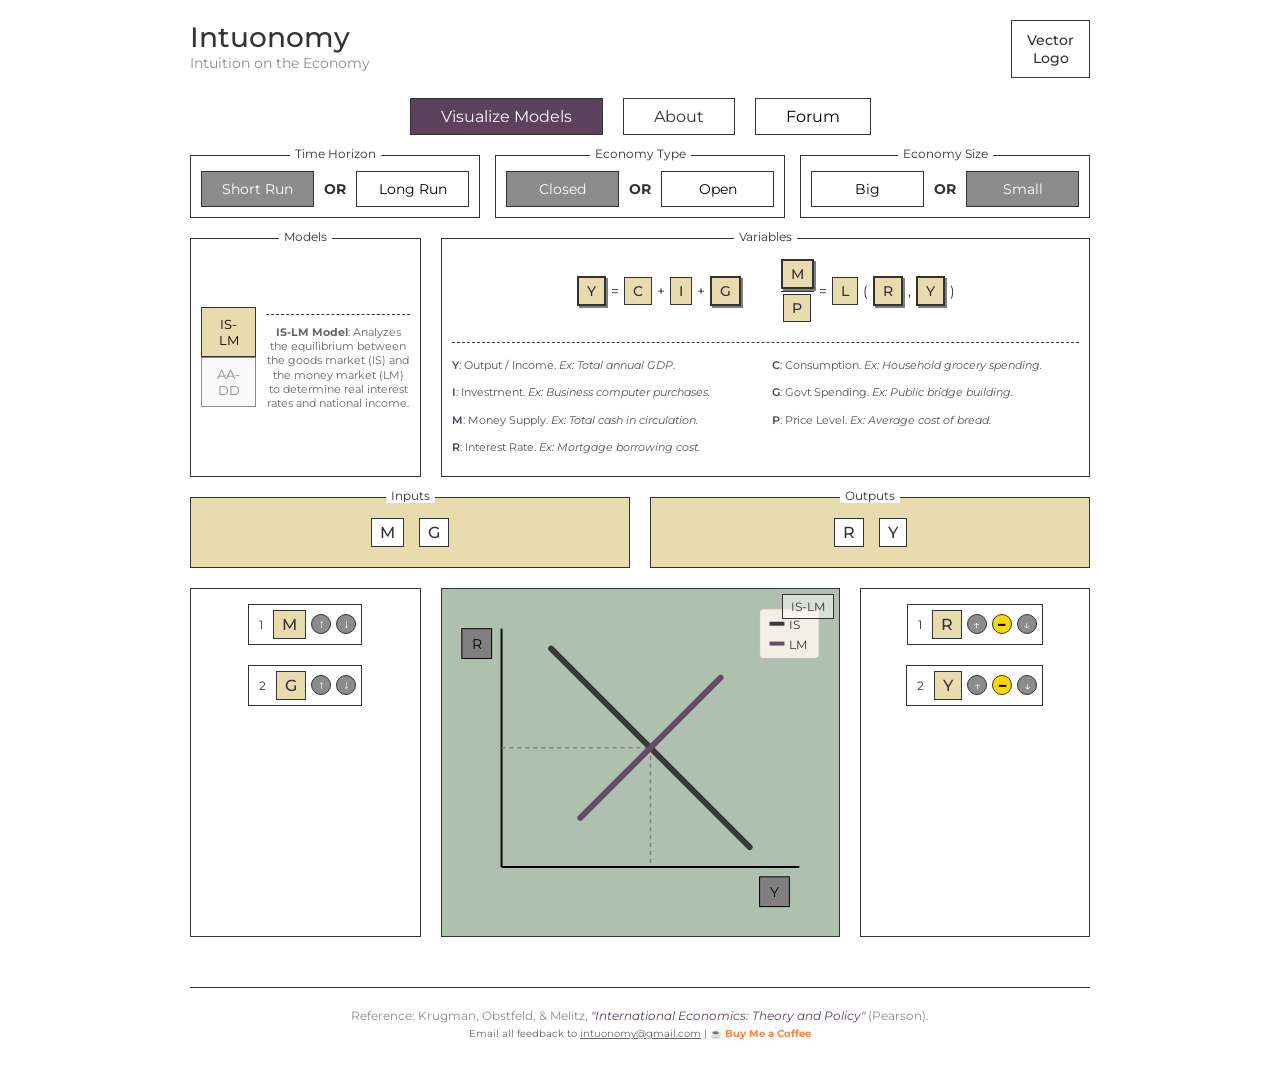
<file: index.html>
<!DOCTYPE html>
<html lang="en">
<head>
    <meta charset="UTF-8">
    <meta name="viewport" content="width=device-width, initial-scale=1.0">
    <title>Intuonomy - Interactive Macroeconomic Visualizer</title>
    <meta name="description" content="Intuonomy is an interactive macroeconomic visualizer. Understand complex economic models like IS-LM and AA-DD through real-time dragging and dropping of inputs. Perfect for economics and MBA students.">
    <meta name="keywords" content="intuonomy, macroeconomics, IS-LM model, AA-DD model, economic visualizer, economics student tools, long run, short run, open economy">
    <meta property="og:title" content="Intuonomy - Interactive Macroeconomic Visualizer">
    <meta property="og:description" content="Understand complex economic models like IS-LM and AA-DD through real-time dragging and dropping.">
    <meta property="og:type" content="website">
    <meta property="og:url" content="https://intuonomy.com/">
    
    <script type="application/ld+json">
    {
      "@context": "https://schema.org",
      "@type": "EducationalApplication",
      "name": "Intuonomy",
      "description": "An interactive digital visualizer for macroeconomic models such as IS-LM and AA-DD.",
      "applicationCategory": "EducationalTool",
      "operatingSystem": "Web browser",
      "url": "https://intuonomy.com/"
    }
    </script>
    
    <!-- Google Fonts -->
    <link href="https://fonts.googleapis.com/css2?family=Montserrat:wght@400;600;700&display=swap" rel="stylesheet">
    
    <link rel="stylesheet" href="style.css">
</head>
<body>
    <div class="container">
        
        <!-- Header -->
        <header>
            <div class="logo">
                <h1>Intuonomy</h1>
                <p>Intuition on the Economy</p>
            </div>
            <div class="vector-logo">
                Vector<br>Logo
            </div>
        </header>

        <!-- Navigation -->
        <nav class="tabs">
            <button class="tab active">Visualize Models</button>
            <a href="about.html" class="tab" style="text-decoration: none; color: inherit; display: flex; align-items: center; justify-content: center;">About</a>
            <button class="tab">Forum</button>
        </nav>

        <!-- Toggles Row -->
        <div class="toggles-row" style="display: flex; gap: 15px; flex-wrap: wrap;">
            <div class="toggle-group box" style="flex-direction: row; padding: 15px 10px 10px;">
                <div class="box-title">Time Horizon</div>
                <button class="toggle-btn active" data-group="run" data-val="short">Short Run</button> 
                <span class="or">OR</span> 
                <button class="toggle-btn" data-group="run" data-val="long">Long Run</button>
            </div>
            <div class="toggle-group box" style="flex-direction: row; padding: 15px 10px 10px;">
                <div class="box-title">Economy Type</div>
                <button class="toggle-btn active" data-group="openness" data-val="closed">Closed</button> 
                <span class="or">OR</span> 
                <button class="toggle-btn" data-group="openness" data-val="open">Open</button>
            </div>
            <div class="toggle-group box" style="flex-direction: row; padding: 15px 10px 10px;">
                <div class="box-title">Economy Size</div>
                <button class="toggle-btn" data-group="size" data-val="big">Big</button> 
                <span class="or">OR</span> 
                <button class="toggle-btn active" data-group="size" data-val="small">Small</button>
            </div>
        </div>

        <!-- Models and Variables Row -->
        <div class="models-vars-row">
            <div class="box models-box">
                <div class="box-title">Models</div>
                <div class="model-select">
                    <button class="model-btn active" data-model="islm">IS-LM</button>
                    <button class="model-btn inactive" data-model="aadd">AA-DD</button>
                </div>
                <div id="model-description" class="model-description"></div>
            </div>
            <div class="box vars-box">
                <div class="box-title">Variables</div>
                <div class="equation" id="equation-container">
                    <!-- Dynamic formulas will be injected here -->
                </div>
                <div id="variable-info" class="variable-info"></div>
            </div>
        </div>

        <!-- Summary Row -->
        <div class="summary-row">
            <div class="box summary-box yellow-bg">
                <div class="box-title">Inputs</div>
                <div class="icons" id="summary-inputs">
                    <!-- Dynamically populated -->
                </div>
            </div>
            <div class="box summary-box yellow-bg">
                <div class="box-title">Outputs</div>
                <div class="icons" id="summary-outputs">
                    <!-- Dynamically populated -->
                </div>
            </div>
        </div>

        <!-- Three Column Interactive Section -->
        <div class="three-col">
            <!-- Left Column: Inputs -->
            <div class="col side-col" id="left-inputs-col">
                <!-- Dynamically populated -->
            </div>
            
            <!-- Center Column: Graph -->
            <div class="col graph-col">
                <div class="graph-box">
                    <div class="graph-tag" id="current-model-tag">AA-DD</div>
                    <svg viewBox="0 0 400 350" width="100%" style="display: block; max-height: 100%;">
                        <defs>
                            <marker id="arrowhead" markerWidth="10" markerHeight="7" refX="9" refY="3.5" orient="auto">
                                <polygon points="0 0, 10 3.5, 0 7" fill="black" />
                            </marker>
                        </defs>
                        <!-- Axes -->
                        <line x1="60" y1="280" x2="360" y2="280" stroke="black" stroke-width="2" />
                        <line x1="60" y1="280" x2="60" y2="40" stroke="black" stroke-width="2" />
                        
                        <!-- Axis Labels -->
                        <rect x="320" y="290" width="30" height="30" fill="gray" stroke="black" />
                        <text x="335" y="310" text-anchor="middle" fill="black" font-family="Montserrat" font-size="14">Y</text>
                        
                        <rect x="20" y="40" width="30" height="30" fill="gray" stroke="black" />
                        <text x="35" y="60" text-anchor="middle" fill="black" font-family="Montserrat" font-size="14" id="y-axis-label">E</text>

                        <!-- Guide Lines (Dotted) -->
                        <g id="guide-lines" stroke="gray" stroke-dasharray="4,4" stroke-width="1.5">
                            <line id="y-guide-1" x1="210" y1="160" x2="210" y2="280" />
                            <line id="x-guide-1" x1="60" y1="160" x2="210" y2="160" />
                            <line id="y-guide-2" x1="210" y1="160" x2="210" y2="280" opacity="0" />
                            <line id="x-guide-2" x1="60" y1="160" x2="210" y2="160" opacity="0" />
                        </g>

                        <!-- Curves -->
                        <g id="curves-group">
                            <!-- Curve 1 (Downward) -->
                            <line id="curve1" x1="110" y1="60" x2="310" y2="260" stroke="#3a3a3a" stroke-width="6" stroke-linecap="round" />
                            
                            <!-- Curve 2 (Upward) -->
                            <line id="curve2" x1="110" y1="260" x2="310" y2="60" stroke="#684a68" stroke-width="6" stroke-linecap="round" />
                            
                            <!-- Phantom Curve for showing shifts -->
                            <line id="curve1-ghost" x1="110" y1="60" x2="310" y2="260" stroke="#3a3a3a" stroke-width="6" stroke-linecap="round" opacity="0.3" />
                        </g>

                        <!-- Arrows indicating shift -->
                        <g id="shift-arrows" stroke="black" stroke-width="1.5" fill="none" opacity="0">
                            <!-- Arrow 1 -->
                            <line id="arr1-line" x1="170" y1="120" x2="190" y2="120" marker-end="url(#arrowhead)" />
                            <!-- Arrow 2 -->
                            <line id="arr2-line" x1="250" y1="200" x2="270" y2="200" marker-end="url(#arrowhead)" />
                        </g>

                        <g id="shift-arrows-2" stroke="black" stroke-width="1.5" fill="none" opacity="0">
                            <!-- Arrow 1 for curve 2 -->
                            <line id="arr3-line" x1="170" y1="200" x2="190" y2="200" marker-end="url(#arrowhead)" />
                            <!-- Arrow 2 for curve 2 -->
                            <line id="arr4-line" x1="250" y1="120" x2="270" y2="120" marker-end="url(#arrowhead)" />
                        </g>

                        <!-- Legend -->
                        <g id="graph-legend" transform="translate(320, 20)">
                            <rect x="0" y="0" width="60" height="50" fill="#f4efe6" stroke="#c0bba9" rx="4" />
                            <line x1="10" y1="15" x2="25" y2="15" stroke="#3a3a3a" stroke-width="4" />
                            <text id="legend-curve1-text" x="30" y="20" font-family="Montserrat" font-size="12" fill="#333">IS</text>
                            <line x1="10" y1="35" x2="25" y2="35" stroke="#684a68" stroke-width="4" />
                            <text id="legend-curve2-text" x="30" y="40" font-family="Montserrat" font-size="12" fill="#333">LM</text>
                        </g>
                    </svg>
                </div>
            </div>

            <!-- Right Column: Outputs -->
            <div class="col side-col" id="right-outputs-col">
                <!-- Dynamically populated -->
            </div>
        </div>

        <footer class="site-footer">
            <p>Reference: Krugman, Obstfeld, & Melitz, <i>"International Economics: Theory and Policy"</i> (Pearson).</p>
            <p style="margin-top: 5px; font-size: 0.8em; color: #666;">
                Email all feedback to <a href="mailto:intuonomy@gmail.com" style="color: inherit;">intuonomy@gmail.com</a> | 
                <a href="https://www.buymeacoffee.com/intuonomy" target="_blank" style="text-decoration: none; color: #ff813f; font-weight: bold;">☕ Buy Me a Coffee</a>
            </p>
        </footer>
    </div>

    <script src="script.js?v=1.7"></script>
</body>
</html>
<!-- Deployment Trigger: Mon May  4 13:07:18 PDT 2026 -->
</file>
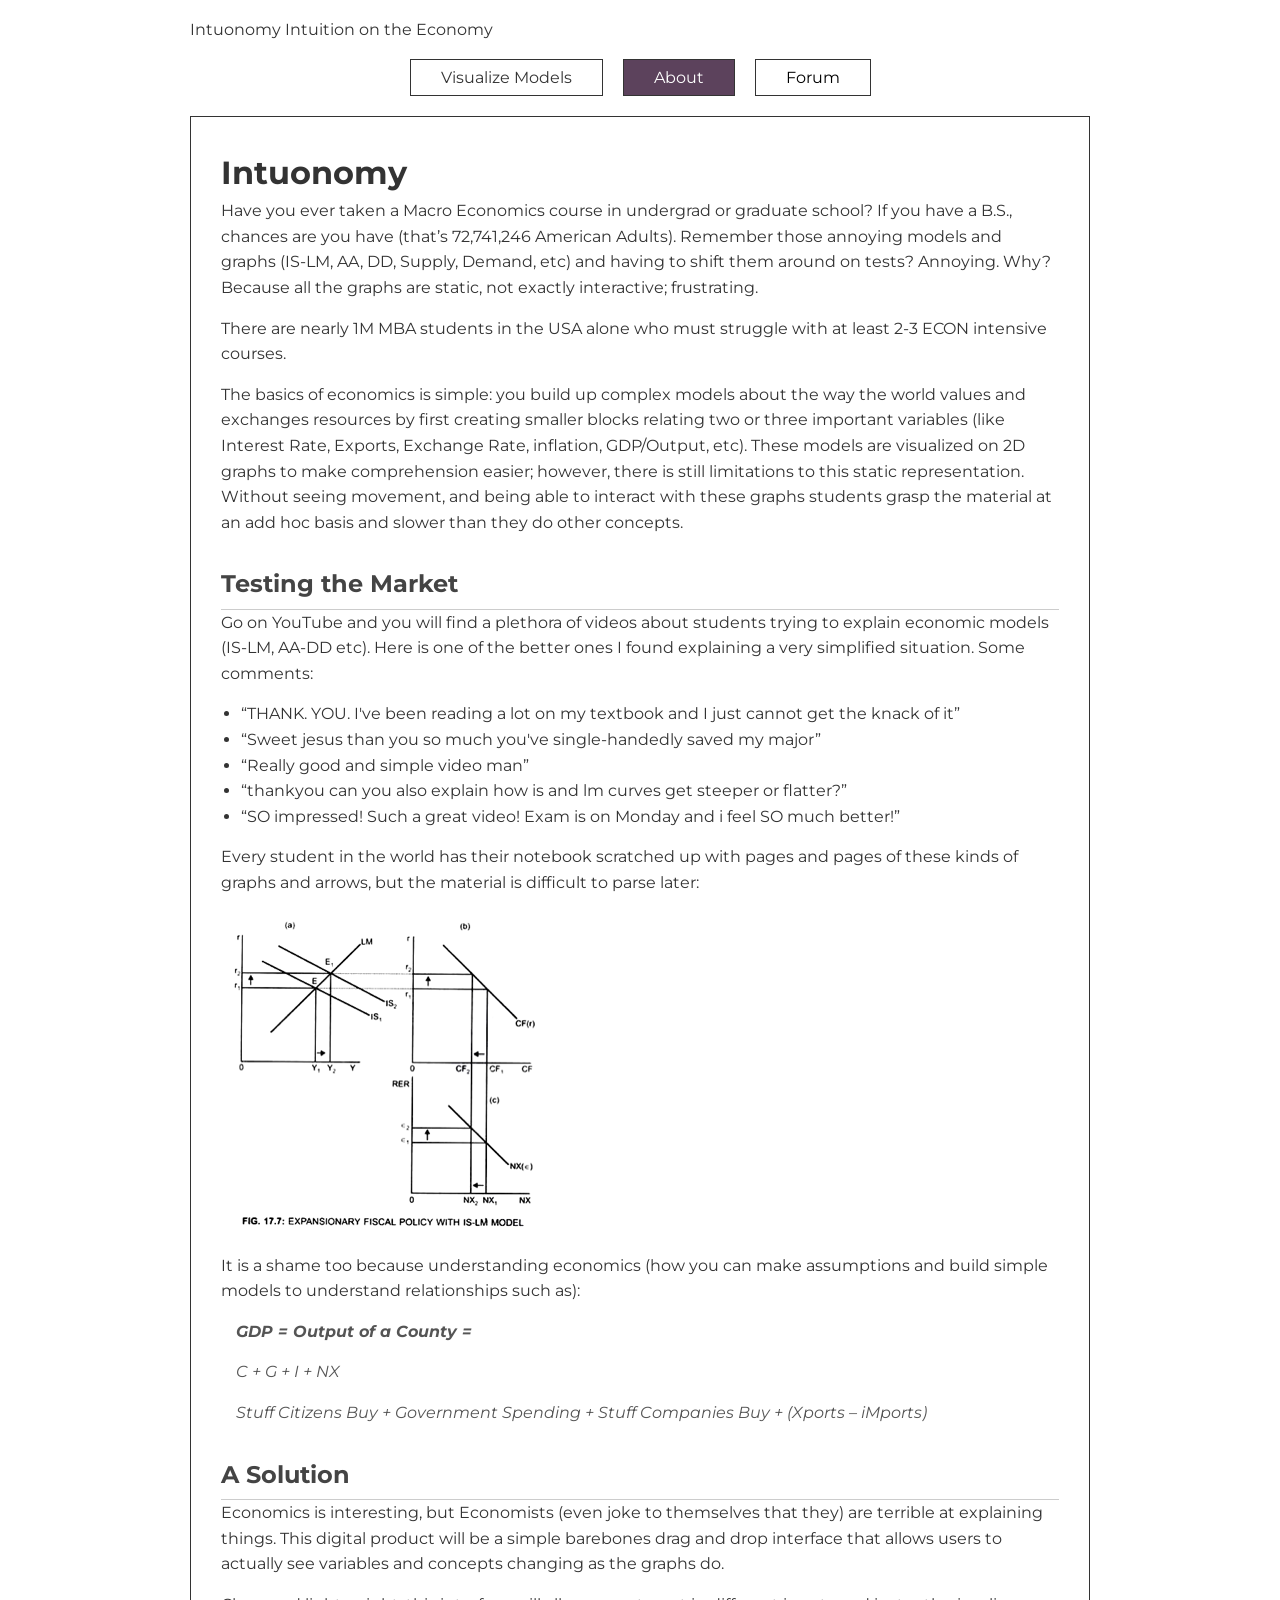
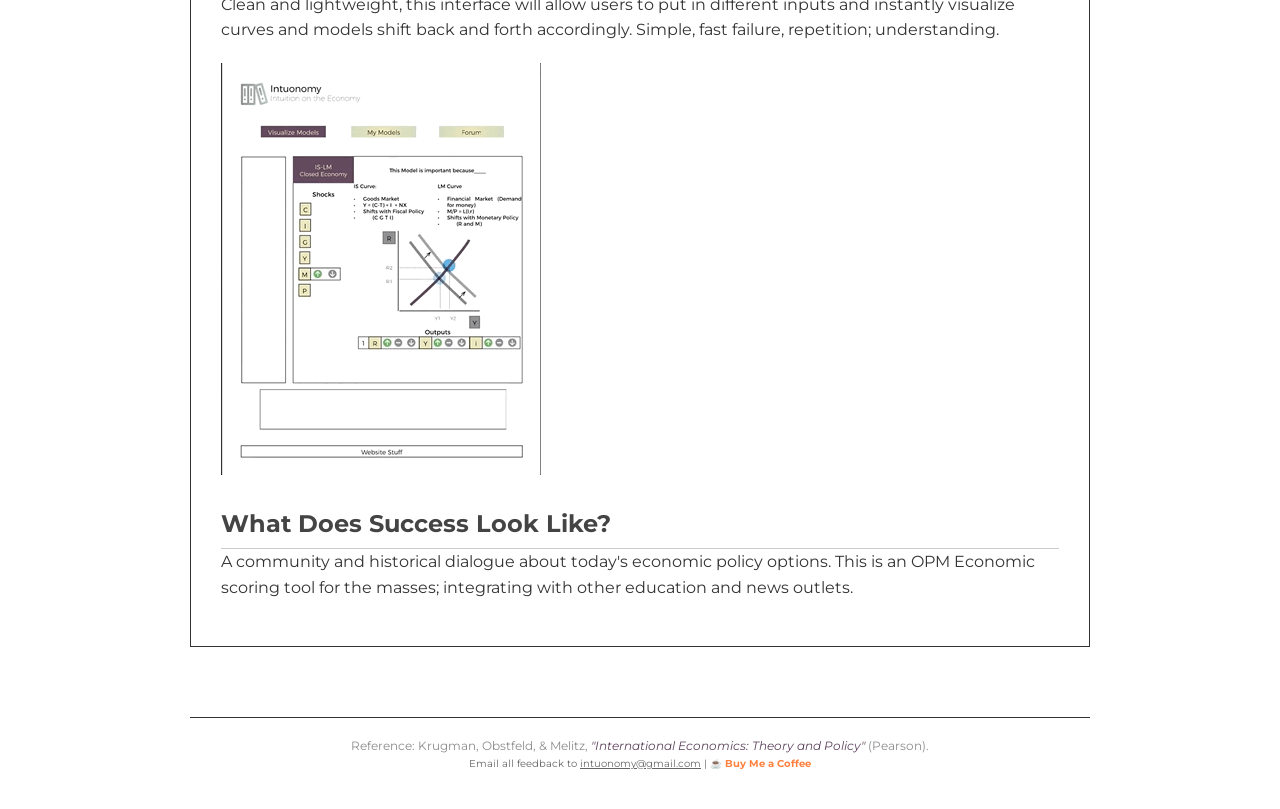
<file: about.html>
<!DOCTYPE html>
<html lang="en">
<head>
    <meta charset="UTF-8">
    <meta name="viewport" content="width=device-width, initial-scale=1.0">
    <title>About - Intuonomy</title>
    <meta name="description" content="Learn about Intuonomy, an interactive macroeconomic visualizer helping students understand complex economic models like IS-LM and AA-DD.">
    <meta name="keywords" content="about intuonomy, macroeconomics education, interactive economics, IS-LM, AA-DD">
    <meta property="og:title" content="About - Intuonomy Macroeconomic Visualizer">
    <meta property="og:description" content="Learn the story behind Intuonomy and how it helps students understand complex economic models.">
    <meta property="og:type" content="website">
    <meta property="og:url" content="https://intuonomy.com/about.html">
    
    <script type="application/ld+json">
    {
      "@context": "https://schema.org",
      "@type": "AboutPage",
      "name": "About Intuonomy",
      "description": "Learn about the mission behind the Intuonomy interactive macroeconomic visualizer.",
      "url": "https://intuonomy.com/about.html"
    }
    </script>
    
    <!-- Google Fonts -->
    <link href="https://fonts.googleapis.com/css2?family=Montserrat:wght@400;600;700&display=swap" rel="stylesheet">
    
    <link rel="stylesheet" href="style.css">
    <style>
        .about-content {
            background: var(--bg-color);
            padding: 30px;
            border: 1.5px solid var(--border-color);
            line-height: 1.6;
            margin-bottom: 20px;
        }
        .about-content h1 {
            margin-top: 0;
            color: #333;
        }
        .about-content h2 {
            margin-top: 30px;
            color: #444;
            border-bottom: 1px solid #ccc;
            padding-bottom: 5px;
        }
        .about-content p {
            margin-bottom: 15px;
        }
        .about-content ul {
            margin-bottom: 15px;
            padding-left: 20px;
        }
        .about-content blockquote {
            border-left: 4px solid var(--accent-color);
            margin: 15px 0;
            padding-left: 15px;
            color: #555;
            font-style: italic;
        }
        .about-content img {
            max-width: 100%;
            height: auto;
            margin: 20px 0;
            display: block;
        }
    </style>
</head>
<body>
    <div class="container">
        <!-- Header -->
        <header class="header">
            <div class="logo">
                <span class="title">Intuonomy</span>
                <span class="subtitle">Intuition on the Economy</span>
            </div>
        </header>

        <!-- Navigation -->
        <nav class="tabs">
            <a href="index.html" class="tab" style="text-decoration: none; color: inherit; display: flex; align-items: center; justify-content: center;">Visualize Models</a>
            <button class="tab active">About</button>
            <button class="tab">Forum</button>
        </nav>

        <div class="about-content">
            <h1>Intuonomy</h1>
            <p>Have you ever taken a Macro Economics course in undergrad or graduate school? If you have a B.S., chances are you have (that’s 72,741,246 American Adults). Remember those annoying models and graphs (IS-LM, AA, DD, Supply, Demand, etc) and having to shift them around on tests? Annoying. Why? Because all the graphs are static, not exactly interactive; frustrating.</p>
            <p>There are nearly 1M MBA students in the USA alone who must struggle with at least 2-3 ECON intensive courses.</p>
            <p>The basics of economics is simple: you build up complex models about the way the world values and exchanges resources by first creating smaller blocks relating two or three important variables (like Interest Rate, Exports, Exchange Rate, inflation, GDP/Output, etc). These models are visualized on 2D graphs to make comprehension easier; however, there is still limitations to this static representation. Without seeing movement, and being able to interact with these graphs students grasp the material at an add hoc basis and slower than they do other concepts.</p>
            
            <h2>Testing the Market</h2>
            <p>Go on YouTube and you will find a plethora of videos about students trying to explain economic models (IS-LM, AA-DD etc). Here is one of the better ones I found explaining a very simplified situation. Some comments:</p>
            <ul>
                <li>“THANK. YOU. I've been reading a lot on my textbook and I just cannot get the knack of it”</li>
                <li>“Sweet jesus than you so much you've single-handedly saved my major”</li>
                <li>“Really good and simple video man”</li>
                <li>“thankyou can you also explain how is and lm curves get steeper or flatter?”</li>
                <li>“SO impressed! Such a great video! Exam is on Monday and i feel SO much better!”</li>
            </ul>
            <p>Every student in the world has their notebook scratched up with pages and pages of these kinds of graphs and arrows, but the material is difficult to parse later:</p>
            <img src="static/ISLM+Model2.png" alt="ISLM Notes">
            
            <p>It is a shame too because understanding economics (how you can make assumptions and build simple models to understand relationships such as):</p>
            <blockquote>
                <p><strong>GDP = Output of a County =</strong></p>
                <p>C + G + I + NX</p>
                <p>Stuff Citizens Buy + Government Spending + Stuff Companies Buy + (Xports – iMports)</p>
            </blockquote>

            <h2>A Solution</h2>
            <p>Economics is interesting, but Economists (even joke to themselves that they) are terrible at explaining things. This digital product will be a simple barebones drag and drop interface that allows users to actually see variables and concepts changing as the graphs do.</p>
            <p>Clean and lightweight, this interface will allow users to put in different inputs and instantly visualize curves and models shift back and forth accordingly. Simple, fast failure, repetition; understanding.</p>
            <img src="static/ISLM+Shift+Economy.gif" alt="ISLM Shift GIF">

            <h2>What Does Success Look Like?</h2>
            <p>A community and historical dialogue about today's economic policy options. This is an OPM Economic scoring tool for the masses; integrating with other education and news outlets.</p>
        </div>

        <footer class="site-footer">
            <p>Reference: Krugman, Obstfeld, & Melitz, <i>"International Economics: Theory and Policy"</i> (Pearson).</p>
            <p style="margin-top: 5px; font-size: 0.8em; color: #666;">
                Email all feedback to <a href="mailto:intuonomy@gmail.com" style="color: inherit;">intuonomy@gmail.com</a> | 
                <a href="https://www.buymeacoffee.com/intuonomy" target="_blank" style="text-decoration: none; color: #ff813f; font-weight: bold;">☕ Buy Me a Coffee</a>
            </p>
        </footer>
    </div>
</body>
</html>
</file>
<file: style.css>
/* Light Theme based on Wireframes */
:root {
    --bg-color: #ffffff;
    --text-color: #333333;
    --border-color: #333333;
    --purple: #5c425c;
    --purple-light: #f4eaf4;
    --yellow: #e8dbad;
    --green: #4ca64c;
    --red: #d9534f;
    --gray-bg: #e6e6e6;
    --gray-dark: #8c8c8c;
    --graph-bg: #aec1ae; /* Muted greenish-gray from the graph background */
    --font-main: 'Montserrat', sans-serif;
}

* {
    box-sizing: border-box;
    margin: 0;
    padding: 0;
}

body {
    font-family: var(--font-main);
    background-color: var(--bg-color);
    color: var(--text-color);
    display: flex;
    justify-content: center;
    padding: 20px;
}

.container {
    width: 100%;
    max-width: 900px;
    display: flex;
    flex-direction: column;
    gap: 20px;
}

/* Header */
header {
    display: flex;
    justify-content: space-between;
    align-items: flex-start;
}

.logo h1 {
    font-size: 28px;
    font-weight: 500;
}

.logo p {
    font-size: 14px;
    color: var(--gray-dark);
}

.vector-logo {
    border: 1.5px solid var(--border-color);
    padding: 10px 15px;
    text-align: center;
    font-size: 14px;
    font-weight: 500;
}

/* Navigation */
.tabs {
    display: flex;
    gap: 20px;
    justify-content: center;
}

.tab {
    border: 1.5px solid var(--border-color);
    background: none;
    padding: 8px 30px;
    font-size: 16px;
    cursor: pointer;
    font-family: var(--font-main);
}

.tab.active {
    background-color: var(--purple);
    color: white;
}

/* Toggles Row */
.toggles-row {
    display: flex;
    justify-content: space-between;
    gap: 10px;
}

.toggle-group {
    display: flex;
    align-items: center;
    gap: 10px;
    flex: 1;
}

.toggle-btn {
    flex: 1;
    border: 1.5px solid var(--border-color);
    background: none;
    padding: 8px 10px;
    font-size: 14px;
    cursor: pointer;
    font-family: var(--font-main);
}

.toggle-btn.active {
    background-color: var(--gray-dark);
    color: white;
}

.or {
    font-weight: bold;
    font-size: 14px;
}

/* Box styles */
.box {
    border: 1.5px solid var(--border-color);
    padding: 10px;
    position: relative;
    display: flex;
    flex-direction: column;
    align-items: center;
    justify-content: center;
}

.box-title {
    position: absolute;
    top: -10px;
    background: var(--bg-color);
    padding: 0 5px;
    font-size: 12px;
}

/* Models and Variables Row */
.models-vars-row {
    display: flex;
    gap: 20px;
}

.models-box {
    flex: 1;
    display: flex;
    flex-direction: row;
    gap: 10px;
}

.model-btn {
    border: 1.5px solid var(--border-color);
    background: none;
    padding: 8px 15px;
    font-family: var(--font-main);
    cursor: pointer;
}

.model-btn.active {
    background-color: var(--yellow);
}

.model-btn.inactive {
    color: var(--gray-dark);
    border-color: var(--gray-dark);
    background-color: #f9f9f9;
}

.vars-box {
    flex: 3;
    padding: 20px 10px;
}

/* Custom Tile Equation Engine */
.equation {
    display: flex;
    align-items: center;
    gap: 5px;
    flex-wrap: wrap;
    justify-content: center;
    font-size: 14px;
}

.tile {
    border: 1.5px solid var(--border-color);
    padding: 4px 8px;
    font-family: var(--font-main);
    font-weight: 500;
}

.tile.yellow {
    background-color: var(--yellow);
}

.cursor-pointer {
    cursor: pointer;
    transition: all 0.2s ease;
}

.cursor-pointer:hover {
    transform: translateY(-2px);
}

.tile.lightgray {
    background-color: var(--gray-bg);
}

.tile.outline {
    background-color: var(--bg-color);
}

.tile.yellow-fill {
    background-color: var(--yellow);
}

.op, .bracket {
    font-weight: 400;
}

.fraction {
    display: flex;
    flex-direction: column;
    align-items: center;
    gap: 2px;
}

.fraction hr {
    width: 100%;
    border: none;
    border-top: 1.5px solid var(--border-color);
}

.fraction-bottom {
    display: flex;
    gap: 2px;
}

.fraction-inline {
    display: flex;
    flex-direction: column;
    align-items: center;
    gap: 2px;
    margin: 0 5px;
}

.fraction-inline hr {
    width: 100%;
    border: none;
    border-top: 1.5px solid var(--border-color);
}

.big-bracket {
    font-size: 40px;
    font-weight: 300;
    line-height: 1;
}

/* Summary Row */
.summary-row {
    display: flex;
    gap: 20px;
}

.summary-box {
    flex: 1;
    padding: 20px;
}

.yellow-bg {
    background-color: var(--yellow);
}

.icons {
    display: flex;
    gap: 15px;
}

/* Three Column Layout */
.three-col {
    display: flex;
    gap: 20px;
    align-items: stretch;
}

.col {
    border: 1.5px solid var(--border-color);
    padding: 15px;
}

.side-col {
    flex: 1;
    display: flex;
    flex-direction: column;
    gap: 20px;
    align-items: center;
    justify-content: flex-start;
}

.graph-col {
    flex: 2;
    background-color: var(--graph-bg);
    position: relative;
    padding: 0;
}

.graph-tag {
    position: absolute;
    top: 5px;
    right: 5px;
    border: 1.5px solid var(--border-color);
    padding: 4px 8px;
    font-size: 12px;
    background-color: rgba(255, 255, 255, 0.5);
}

.control-row {
    display: flex;
    align-items: center;
    gap: 5px;
    border: 1.5px solid var(--border-color);
    padding: 5px;
    background-color: white;
}

.number {
    font-size: 12px;
    padding: 0 5px;
}

.circle {
    width: 20px;
    height: 20px;
    border-radius: 50%;
    border: 1.5px solid var(--border-color);
    display: flex;
    align-items: center;
    justify-content: center;
    font-size: 12px;
    cursor: pointer;
    color: white;
}

.circle.up.active {
    background-color: var(--green);
}

.circle.down.active {
    background-color: var(--red);
}

.circle.minus.active {
    background-color: #ffd700; /* yellow-ish warning */
    color: black;
}

.circle.inactive {
    background-color: var(--gray-dark);
}

.output-circles {
    display: flex;
    gap: 5px;
}

.variable-info {
    margin-top: 20px;
    display: grid;
    grid-template-columns: repeat(auto-fit, minmax(250px, 1fr));
    gap: 12px;
    width: 100%;
    padding-top: 15px;
    border-top: 1px dashed var(--border-color);
}

.var-item {
    font-size: 11px;
    line-height: 1.4;
    color: #555;
}

.var-item b {
    color: var(--purple);
    font-weight: 600;
}

/* Mobile Responsiveness */
@media (max-width: 768px) {
    .three-col {
        flex-direction: column;
    }
    
    .graph-col {
        order: -1;
        min-height: 350px;
        margin-bottom: 20px;
    }
    
    .side-col {
        flex-direction: row;
        flex-wrap: wrap;
        justify-content: center;
        gap: 10px;
        padding: 10px;
    }
    
    .models-vars-row, .summary-row, .toggles-row {
        flex-direction: column;
    }
    
    .toggle-group {
        width: 100%;
    }
    
    .container {
        padding: 10px;
    }
}

.model-description {
    font-size: 11px;
    line-height: 1.3;
    color: #666;
    margin-top: 10px;
    padding-top: 10px;
    border-top: 1px dashed var(--border-color);
    text-align: center;
}

.site-footer {
    margin-top: 30px;
    padding: 20px;
    text-align: center;
    font-size: 12px;
    color: var(--gray-dark);
    border-top: 1.5px solid var(--border-color);
}

.site-footer i {
    color: var(--purple);
}
</file>
